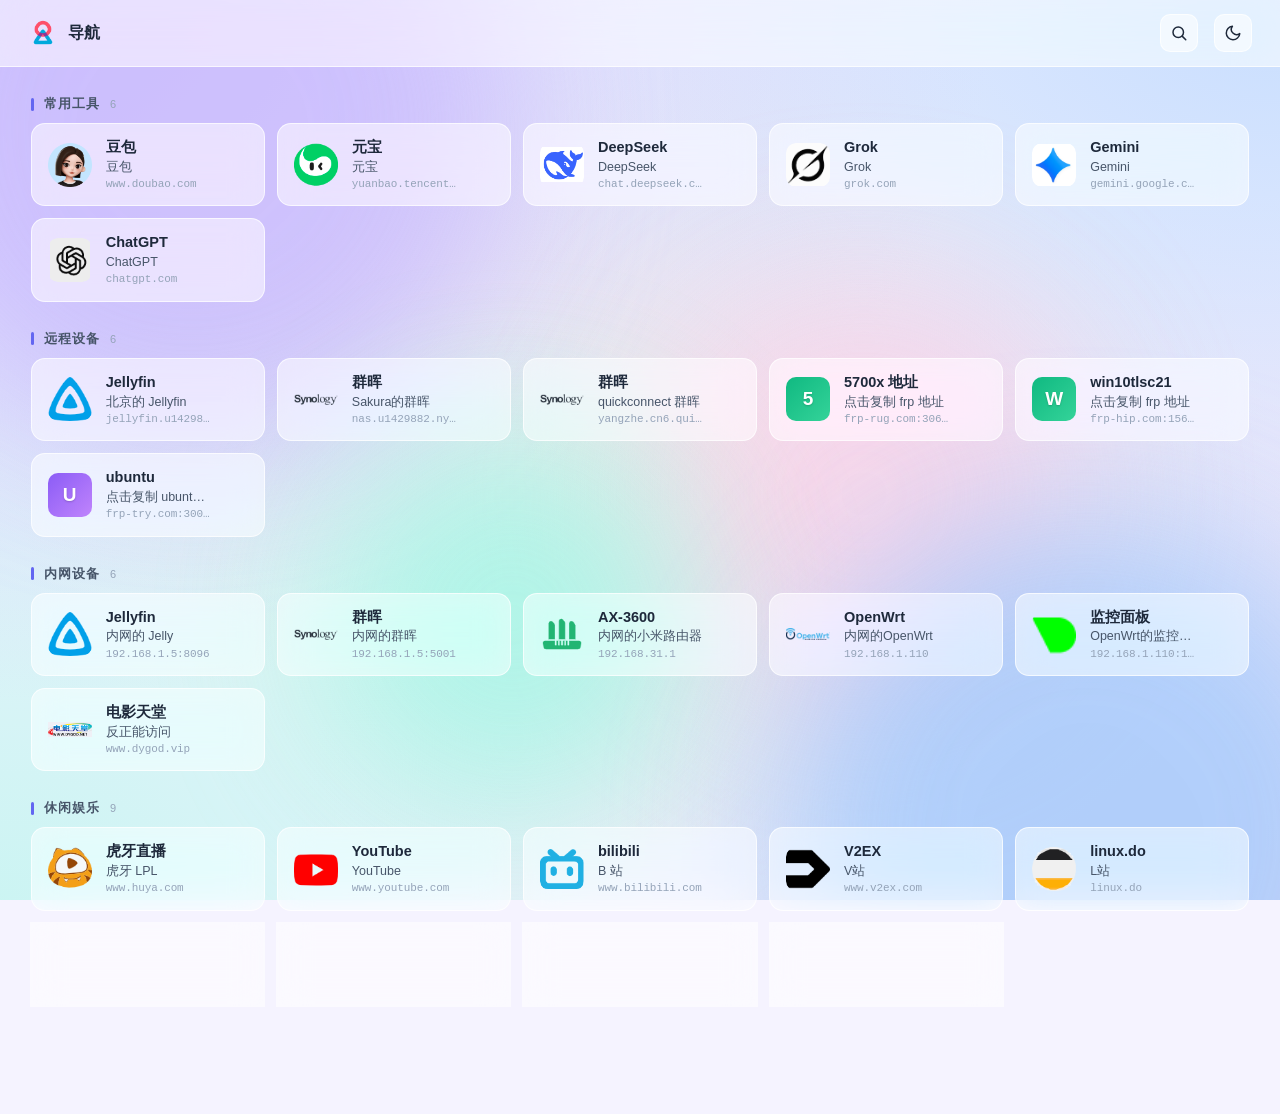
<file: index.html>
<!DOCTYPE html>
<html lang="zh-CN">
<head>
<meta charset="UTF-8">
<meta http-equiv="X-UA-Compatible" content="IE=edge">
<meta name="viewport" content="width=device-width, initial-scale=1, viewport-fit=cover">
<meta name="description" content="yangzhe 的个人导航页">
<title>导航</title>
<link rel="shortcut icon" type="image/x-icon" href="./img/云谷内网.png">
<style>
  :root {
    --radius-sm: 10px;
    --radius-md: 14px;
    --radius-lg: 22px;
    --transition: 200ms cubic-bezier(0.4, 0, 0.2, 1);
    --font-sans: -apple-system, BlinkMacSystemFont, "Segoe UI", "PingFang SC",
      "Hiragino Sans GB", "Microsoft YaHei", sans-serif;
  }

  [data-theme="dark"] {
    --bg-base: #0b1020;
    --bg-gradient:
      radial-gradient(ellipse at 12% 8%, rgba(76, 29, 149, 0.30) 0%, transparent 55%),
      radial-gradient(ellipse at 88% 12%, rgba(30, 58, 138, 0.28) 0%, transparent 55%),
      radial-gradient(ellipse at 70% 92%, rgba(131, 24, 67, 0.22) 0%, transparent 55%);
    --blob-1: #4c1d95;
    --blob-2: #1e3a8a;
    --blob-3: #831843;
    --blob-4: #134e4a;
    --blob-opacity: 0.55;
    --glass-bg: rgba(20, 27, 50, 0.42);
    --glass-bg-strong: rgba(20, 27, 50, 0.62);
    --glass-border: rgba(255, 255, 255, 0.08);
    --glass-border-hover: rgba(255, 255, 255, 0.18);
    --text-1: #f1f5f9;
    --text-2: #94a3b8;
    --text-3: #64748b;
    --accent: #818cf8;
    --accent-soft: rgba(129, 140, 248, 0.18);
    --shadow: 0 10px 40px rgba(0, 0, 0, 0.35);
    --shadow-hover: 0 16px 50px rgba(0, 0, 0, 0.5);
    --avatar-shadow: rgba(0, 0, 0, 0.3);
  }

  [data-theme="light"] {
    --bg-base: #f5f3ff;
    --bg-gradient:
      radial-gradient(ellipse at 0% 0%, rgba(196, 181, 253, 0.55) 0%, transparent 55%),
      radial-gradient(ellipse at 100% 0%, rgba(147, 197, 253, 0.45) 0%, transparent 55%),
      radial-gradient(ellipse at 100% 100%, rgba(251, 207, 232, 0.5) 0%, transparent 55%),
      radial-gradient(ellipse at 0% 100%, rgba(153, 246, 228, 0.45) 0%, transparent 55%),
      radial-gradient(ellipse at 50% 50%, rgba(254, 240, 138, 0.18) 0%, transparent 70%);
    --blob-1: #c4b5fd;
    --blob-2: #93c5fd;
    --blob-3: #fbcfe8;
    --blob-4: #99f6e4;
    --blob-opacity: 0.7;
    --glass-bg: rgba(255, 255, 255, 0.55);
    --glass-bg-strong: rgba(255, 255, 255, 0.78);
    --glass-border: rgba(255, 255, 255, 0.7);
    --glass-border-hover: rgba(99, 102, 241, 0.35);
    --text-1: #1e293b;
    --text-2: #475569;
    --text-3: #94a3b8;
    --accent: #6366f1;
    --accent-soft: rgba(99, 102, 241, 0.12);
    --shadow: 0 10px 30px rgba(15, 23, 42, 0.08);
    --shadow-hover: 0 16px 40px rgba(15, 23, 42, 0.14);
    --avatar-shadow: rgba(15, 23, 42, 0.12);
  }

  * { box-sizing: border-box; }

  html, body {
    margin: 0;
    padding: 0;
    min-height: 100vh;
    font-family: var(--font-sans);
    color: var(--text-1);
    -webkit-font-smoothing: antialiased;
    -moz-osx-font-smoothing: grayscale;
    transition: background-color var(--transition), color var(--transition);
  }

  body {
    overflow-x: hidden;
    background-color: var(--bg-base);
    background-image: var(--bg-gradient);
    background-attachment: fixed;
    background-size: cover;
  }

  /* 背景毛玻璃需要的彩色色块 */
  .bg-blobs {
    position: fixed;
    inset: 0;
    z-index: -1;
    overflow: hidden;
    pointer-events: none;
  }
  .bg-blobs::before,
  .bg-blobs::after,
  .bg-blobs > span {
    content: "";
    position: absolute;
    width: 50vmax;
    height: 50vmax;
    border-radius: 50%;
    filter: blur(80px);
    opacity: var(--blob-opacity);
    will-change: transform;
  }
  .bg-blobs::before {
    background: var(--blob-1);
    top: -15vmax; left: -10vmax;
    animation: float1 22s ease-in-out infinite;
  }
  .bg-blobs::after {
    background: var(--blob-2);
    bottom: -20vmax; right: -10vmax;
    animation: float2 26s ease-in-out infinite;
  }
  .bg-blobs > span:nth-child(1) {
    background: var(--blob-3);
    top: 30vh; right: 15vw;
    width: 35vmax; height: 35vmax;
    animation: float3 30s ease-in-out infinite;
  }
  .bg-blobs > span:nth-child(2) {
    background: var(--blob-4);
    bottom: 10vh; left: 25vw;
    width: 30vmax; height: 30vmax;
    animation: float1 28s ease-in-out infinite reverse;
  }
  @keyframes float1 {
    0%, 100% { transform: translate(0, 0) scale(1); }
    50% { transform: translate(8vw, 6vh) scale(1.08); }
  }
  @keyframes float2 {
    0%, 100% { transform: translate(0, 0) scale(1); }
    50% { transform: translate(-7vw, -5vh) scale(0.95); }
  }
  @keyframes float3 {
    0%, 100% { transform: translate(0, 0) scale(1); }
    50% { transform: translate(-5vw, 4vh) scale(1.1); }
  }

  /* 顶栏 */
  .topbar {
    position: sticky;
    top: 0;
    z-index: 50;
    display: flex;
    align-items: center;
    gap: 16px;
    padding: 14px 28px;
    padding-top: max(14px, env(safe-area-inset-top));
    padding-left: max(28px, env(safe-area-inset-left));
    padding-right: max(28px, env(safe-area-inset-right));
    background: var(--glass-bg);
    backdrop-filter: blur(20px) saturate(160%);
    -webkit-backdrop-filter: blur(20px) saturate(160%);
    border-bottom: 1px solid var(--glass-border);
  }
  .logo {
    display: flex;
    align-items: center;
    gap: 10px;
    text-decoration: none;
    color: var(--text-1);
    font-weight: 600;
    font-size: 16px;
  }
  .logo img {
    width: 30px;
    height: 30px;
    border-radius: 8px;
  }
  .topbar-spacer { flex: 1; }

  .icon-btn {
    width: 38px;
    height: 38px;
    display: inline-flex;
    align-items: center;
    justify-content: center;
    border: 1px solid var(--glass-border);
    background: var(--glass-bg);
    color: var(--text-1);
    border-radius: 10px;
    cursor: pointer;
    transition: var(--transition);
  }
  .icon-btn:hover {
    border-color: var(--glass-border-hover);
    transform: translateY(-1px);
  }
  .icon-btn svg { width: 18px; height: 18px; }

  /* 搜索弹框 */
  .search-modal {
    position: fixed;
    inset: 0;
    z-index: 200;
    display: flex;
    flex-direction: column;
    align-items: center;
    pointer-events: none;
  }
  .search-modal[hidden] { display: none; }
  .search-modal-backdrop {
    position: absolute;
    inset: 0;
    background: rgba(8, 12, 28, 0.32);
    backdrop-filter: blur(6px) saturate(140%);
    -webkit-backdrop-filter: blur(6px) saturate(140%);
    pointer-events: auto;
    animation: fadeIn 180ms ease-out;
  }
  [data-theme="light"] .search-modal-backdrop {
    background: rgba(15, 23, 42, 0.18);
  }
  .search-modal-panel {
    position: relative;
    margin-top: 14vh;
    pointer-events: auto;
    animation: slideDown 220ms cubic-bezier(0.34, 1.56, 0.64, 1);
    display: flex;
    flex-direction: column;
    align-items: center;
    width: min(680px, 92vw);
  }
  @keyframes fadeIn {
    from { opacity: 0; }
    to { opacity: 1; }
  }
  @keyframes slideDown {
    from { opacity: 0; transform: translateY(-12px) scale(0.98); }
    to { opacity: 1; transform: translateY(0) scale(1); }
  }
  .search-modal-hint {
    margin-top: 14px;
    text-align: center;
    font-size: 12px;
    color: var(--text-2);
    background: var(--glass-bg-strong);
    backdrop-filter: blur(20px);
    -webkit-backdrop-filter: blur(20px);
    border: 1px solid var(--glass-border);
    border-radius: 999px;
    padding: 6px 14px;
    transition: opacity 180ms ease-out, transform 180ms ease-out;
  }
  .search-modal-panel:has(.engine-popover.open) .search-modal-hint {
    opacity: 0;
    transform: translateY(-4px);
    pointer-events: none;
  }
  .search-modal-hint kbd {
    background: var(--accent-soft);
    border: 1px solid var(--glass-border);
    border-radius: 4px;
    padding: 1px 6px;
    font-family: var(--font-sans);
    font-size: 11px;
    margin: 0 2px;
    color: var(--text-1);
  }

  .search {
    position: relative;
    width: 100%;
    display: flex;
    align-items: center;
    background: var(--glass-bg-strong);
    backdrop-filter: blur(20px) saturate(160%);
    -webkit-backdrop-filter: blur(20px) saturate(160%);
    border: 1px solid var(--glass-border);
    border-radius: 999px;
    padding: 6px 6px 6px 18px;
    box-shadow: var(--shadow-hover);
    transition: var(--transition);
  }
  .search:focus-within {
    border-color: var(--accent);
    box-shadow: 0 0 0 4px var(--accent-soft), var(--shadow-hover);
  }
  .engine-btn {
    background: transparent;
    border: 0;
    color: var(--text-1);
    font-size: 14px;
    font-weight: 500;
    padding: 8px 12px;
    border-radius: 999px;
    cursor: pointer;
    display: inline-flex;
    align-items: center;
    gap: 4px;
    white-space: nowrap;
    transition: var(--transition);
  }
  .engine-btn:hover { background: var(--accent-soft); }
  .engine-btn svg { width: 14px; height: 14px; opacity: 0.6; }
  .engine-divider {
    width: 1px;
    height: 22px;
    background: var(--glass-border);
    margin: 0 4px;
  }
  .search-input {
    flex: 1;
    background: transparent;
    border: 0;
    outline: 0;
    color: var(--text-1);
    font-size: 15px;
    padding: 10px 12px;
    min-width: 0;
  }
  .search-input::placeholder { color: var(--text-3); }
  .search-submit {
    width: 38px;
    height: 38px;
    border-radius: 50%;
    border: 0;
    background: var(--accent);
    color: white;
    cursor: pointer;
    display: inline-flex;
    align-items: center;
    justify-content: center;
    transition: var(--transition);
  }
  .search-submit:hover { transform: scale(1.05); }
  .search-submit svg { width: 16px; height: 16px; }

  .engine-popover {
    position: absolute;
    top: calc(100% + 8px);
    left: 0;
    min-width: 320px;
    max-width: 420px;
    background: var(--glass-bg-strong);
    backdrop-filter: blur(20px) saturate(160%);
    -webkit-backdrop-filter: blur(20px) saturate(160%);
    border: 1px solid var(--glass-border);
    border-radius: var(--radius-md);
    padding: 8px;
    box-shadow: var(--shadow-hover);
    display: none;
    grid-template-columns: repeat(4, 1fr);
    gap: 4px;
    z-index: 60;
  }
  .engine-popover.open { display: grid; }
  .engine-popover button {
    background: transparent;
    border: 0;
    color: var(--text-1);
    padding: 8px 10px;
    border-radius: 8px;
    cursor: pointer;
    font-size: 13px;
    transition: var(--transition);
  }
  .engine-popover button:hover { background: var(--accent-soft); }
  .engine-popover button.active {
    background: var(--accent);
    color: white;
  }

  /* 主体 */
  main {
    max-width: 1800px;
    margin: 0 auto;
    padding: 28px clamp(16px, 2.4vw, 48px) 80px;
  }
  .category {
    margin-bottom: 28px;
  }
  .category-title {
    display: flex;
    align-items: center;
    gap: 10px;
    margin: 0 0 10px;
    font-size: 13px;
    font-weight: 600;
    color: var(--text-2);
    text-transform: uppercase;
    letter-spacing: 0.08em;
  }
  .category-title::before {
    content: "";
    width: 3px;
    height: 13px;
    background: var(--accent);
    border-radius: 2px;
  }
  .category-count {
    font-size: 11px;
    color: var(--text-3);
    font-weight: 400;
    text-transform: none;
    letter-spacing: 0;
  }

  .card-grid {
    display: grid;
    grid-template-columns: repeat(auto-fill, minmax(220px, 1fr));
    gap: 12px;
  }

  .card {
    position: relative;
    display: flex;
    align-items: center;
    gap: 14px;
    padding: 14px 16px;
    background: var(--glass-bg);
    backdrop-filter: blur(16px) saturate(160%);
    -webkit-backdrop-filter: blur(16px) saturate(160%);
    border: 1px solid var(--glass-border);
    border-radius: var(--radius-md);
    text-decoration: none;
    color: var(--text-1);
    cursor: pointer;
    transition: var(--transition);
    overflow: hidden;
    min-width: 0;
  }
  .card::before {
    content: "";
    position: absolute;
    inset: 0;
    background: linear-gradient(135deg, var(--accent-soft), transparent 60%);
    opacity: 0;
    transition: var(--transition);
    pointer-events: none;
  }
  .card:hover {
    transform: translateY(-2px);
    border-color: var(--glass-border-hover);
    box-shadow: var(--shadow-hover);
    background: var(--glass-bg-strong);
  }
  .card:hover::before { opacity: 1; }

  .card-icon {
    flex-shrink: 0;
    width: 44px;
    height: 44px;
    border-radius: 10px;
    display: flex;
    align-items: center;
    justify-content: center;
    overflow: hidden;
  }
  .card-icon img {
    width: 100%;
    height: 100%;
    object-fit: contain;
    border-radius: 9px;
  }
  .card-icon.letter {
    color: white;
    font-weight: 600;
    font-size: 19px;
    text-shadow: 0 1px 2px rgba(0, 0, 0, 0.18);
  }
  .card-text {
    flex: 1;
    min-width: 0;
    display: flex;
    flex-direction: column;
    gap: 2px;
  }
  .card-title {
    font-size: 14.5px;
    font-weight: 600;
    line-height: 1.3;
    white-space: nowrap;
    overflow: hidden;
    text-overflow: ellipsis;
  }
  .card-desc {
    font-size: 12.5px;
    color: var(--text-2);
    line-height: 1.3;
    white-space: nowrap;
    overflow: hidden;
    text-overflow: ellipsis;
  }
  .card-url {
    font-size: 11px;
    color: var(--text-3);
    line-height: 1.3;
    font-family: ui-monospace, SFMono-Regular, Menlo, Consolas, monospace;
    white-space: nowrap;
    overflow: hidden;
    text-overflow: ellipsis;
    letter-spacing: -0.01em;
  }
  .card-action {
    flex-shrink: 0;
    width: 24px;
    height: 24px;
    border-radius: 6px;
    display: inline-flex;
    align-items: center;
    justify-content: center;
    color: var(--text-3);
    transition: var(--transition);
    background: transparent;
    border: 0;
    cursor: pointer;
    opacity: 0;
  }
  .card:hover .card-action { color: var(--accent); opacity: 1; }
  .card-action svg { width: 13px; height: 13px; }

  /* 空状态 */
  .empty {
    text-align: center;
    padding: 80px 20px;
    color: var(--text-3);
  }

  /* Toast */
  .toast {
    position: fixed;
    bottom: 32px;
    left: 50%;
    transform: translateX(-50%) translateY(20px);
    padding: 10px 18px;
    background: var(--glass-bg-strong);
    backdrop-filter: blur(20px);
    -webkit-backdrop-filter: blur(20px);
    border: 1px solid var(--glass-border);
    border-radius: 999px;
    color: var(--text-1);
    font-size: 13px;
    box-shadow: var(--shadow-hover);
    opacity: 0;
    pointer-events: none;
    transition: opacity var(--transition), transform var(--transition);
    z-index: 100;
    display: flex;
    align-items: center;
    gap: 8px;
  }
  .toast.show {
    opacity: 1;
    transform: translateX(-50%) translateY(0);
  }
  .toast svg { width: 16px; height: 16px; color: #10b981; }

  /* 回到顶部 */
  .to-top {
    position: fixed;
    bottom: 24px;
    right: 24px;
    z-index: 90;
    opacity: 0;
    pointer-events: none;
    transition: opacity var(--transition), transform var(--transition);
    transform: translateY(10px);
  }
  .to-top.show {
    opacity: 1;
    pointer-events: auto;
    transform: translateY(0);
  }

  @media (max-width: 640px) {
    .topbar {
      padding: 12px 16px;
      padding-top: max(12px, env(safe-area-inset-top));
      padding-left: max(16px, env(safe-area-inset-left));
      padding-right: max(16px, env(safe-area-inset-right));
    }
    main { padding: 16px 12px 60px; }
    .search-modal-panel { margin-top: 10vh; width: min(680px, 94vw); }
    .engine-popover {
      grid-template-columns: repeat(3, 1fr);
      min-width: 0;
      width: 100%;
      max-width: none;
    }
    .search-modal-hint { font-size: 11px; padding: 5px 12px; }
    .card-grid { grid-template-columns: repeat(auto-fill, minmax(150px, 1fr)); gap: 8px; }
    .card { padding: 8px 10px; gap: 10px; }
    .card-icon { width: 34px; height: 34px; }
    .card-icon.letter { font-size: 15px; }
    .card-title { font-size: 13px; }
    .card-desc { font-size: 11px; }
    .card-url { font-size: 10px; }
    .logo span { display: none; }
    .to-top { bottom: max(20px, env(safe-area-inset-bottom)); right: 16px; }
    .toast { bottom: max(24px, env(safe-area-inset-bottom)); }
  }

  /* 触屏设备：卡片右侧操作图标始终可见，并去掉悬停的位移防止粘连 */
  @media (hover: none) {
    .card-action { opacity: 0.55; }
    .card:hover { transform: none; }
    .card:hover .card-action { opacity: 1; }
  }

  /* 偏好减少动效：关掉背景色块漂浮动画 */
  @media (prefers-reduced-motion: reduce) {
    .bg-blobs::before,
    .bg-blobs::after,
    .bg-blobs > span { animation: none; }
  }
</style>
</head>
<body>

<div class="bg-blobs"><span></span><span></span></div>

<header class="topbar">
  <a class="logo" href="./">
    <img src="./img/云谷内网.png" alt="logo">
    <span>导航</span>
  </a>
  <div class="topbar-spacer"></div>
  <button class="icon-btn" id="search-trigger" title="搜索（按 /）" aria-label="搜索">
    <svg viewBox="0 0 24 24" fill="none" stroke="currentColor" stroke-width="2" stroke-linecap="round" stroke-linejoin="round"><circle cx="11" cy="11" r="7"/><line x1="21" y1="21" x2="16.5" y2="16.5"/></svg>
  </button>
  <button class="icon-btn" id="theme-toggle" title="切换深浅主题" aria-label="切换主题">
    <svg id="theme-icon" viewBox="0 0 24 24" fill="none" stroke="currentColor" stroke-width="2" stroke-linecap="round" stroke-linejoin="round"></svg>
  </button>
</header>

<main id="content"></main>

<div class="search-modal" id="search-modal" hidden>
  <div class="search-modal-backdrop" id="search-modal-backdrop"></div>
  <div class="search-modal-panel">
    <div class="search">
      <button class="engine-btn" id="engine-btn" type="button">
        <span id="engine-name">谷歌</span>
        <svg viewBox="0 0 24 24" fill="none" stroke="currentColor" stroke-width="2" stroke-linecap="round" stroke-linejoin="round"><polyline points="6 9 12 15 18 9"/></svg>
      </button>
      <span class="engine-divider"></span>
      <input class="search-input" id="search-input" type="text" placeholder="搜索本页书签，或回车跳转搜索引擎" autocomplete="off">
      <button class="search-submit" id="search-submit" type="button" aria-label="搜索">
        <svg viewBox="0 0 24 24" fill="none" stroke="currentColor" stroke-width="2.5" stroke-linecap="round" stroke-linejoin="round"><circle cx="11" cy="11" r="7"/><line x1="21" y1="21" x2="16.5" y2="16.5"/></svg>
      </button>
      <div class="engine-popover" id="engine-popover"></div>
    </div>
    <div class="search-modal-hint">
      <kbd>Esc</kbd> 关闭 · <kbd>Enter</kbd> 用所选引擎搜索 · 输入即时过滤本页书签
    </div>
  </div>
</div>

<button class="icon-btn to-top" id="to-top" title="回到顶部" aria-label="回到顶部">
  <svg viewBox="0 0 24 24" fill="none" stroke="currentColor" stroke-width="2" stroke-linecap="round" stroke-linejoin="round"><polyline points="18 15 12 9 6 15"/></svg>
</button>

<div class="toast" id="toast">
  <svg viewBox="0 0 24 24" fill="none" stroke="currentColor" stroke-width="2.5" stroke-linecap="round" stroke-linejoin="round"><polyline points="20 6 9 17 4 12"/></svg>
  <span id="toast-text">已复制</span>
</div>

<script>
  // ============== 数据：所有书签和搜索引擎 ==============
  const bookmarks = [
    {
      id: 'tools',
      title: '常用工具',
      items: [
        // { title: 'NextChat',       desc: 'AI 对话',         url: 'https://chat.auyunn.cn/' },
        // { title: 'TDChat',         desc: 'TDChat 在线版',    url: 'https://tdchatvip.us/' },
        // { title: '华为云',          desc: 'Huawei Cloud',    url: 'https://www.huaweicloud.com/' },
        // { title: 'linux.do 导航',   desc: 'linuxdo nav',     url: 'https://nav.linux.do/', icon: './img/linuxdo.png' },
        // { title: '青龙',            desc: '青龙面板',          url: 'https://frp-hip.com:56865/' },
        { title: '豆包',            desc: '豆包',          url: 'https://www.doubao.com/chat/', icon: './img/doubao.png'},
        { title: '元宝',            desc: '元宝',          url: 'https://yuanbao.tencent.com/chat/', icon: './img/yuanbao.png'},
        { title: 'DeepSeek',            desc: 'DeepSeek',          url: 'https://chat.deepseek.com/', icon: './img/ds.png'},
        { title: 'Grok',            desc: 'Grok',          url: 'https://grok.com/', icon: './img/grok.png'},
        { title: 'Gemini',            desc: 'Gemini',          url: 'https://gemini.google.com/app', icon: './img/gg.png'},
         { title: 'ChatGPT',            desc: 'ChatGPT',          url: 'https://chatgpt.com/', icon: './img/gpt.png'},
      ],
    },
    {
      id: 'devices',
      title: '远程设备',
      items: [
        { title: 'Jellyfin',  desc: '北京的 Jellyfin',       url: 'https://jellyfin.u1429882.nyat.app:30107',         icon: './img/Jellyfin.png' },
        // { title: 'AX-3600',   desc: '家里的小米路由器',         url: 'http://1871441r7i.iok.la:18088',     icon: './img/路由器.png' },
        { title: '群晖',       desc: 'Sakura的群晖',            url: 'https://nas.u1429882.nyat.app:13607',          icon: './img/存储-群晖.png' },
        { title: '群晖',       desc: 'quickconnect 群晖',    url: 'https://yangzhe.cn6.quickconnect.cn/', icon: './img/存储-群晖.png' },
        // { title: '百度云盘',    desc: '群晖的百度云盘',         url: 'http://1.94.219.103:18092/',          icon: './img/baiduwangpan.png' },
        { title: '5700x 地址',     desc: '点击复制 frp 地址', copy: 'frp-rug.com:30635' },
        { title: 'win10tlsc21',   desc: '点击复制 frp 地址', copy: 'frp-hip.com:15672' },
        { title: 'ubuntu',   desc: '点击复制 ubuntu 地址', copy: 'frp-try.com:30099' },
      ],
    },
    {
      id: 'lan',
      title: '内网设备',
      items: [
        { title: 'Jellyfin',    desc: '内网的 Jelly',           url: 'http://192.168.1.5:8096/',     icon: './img/Jellyfin.png' },
        { title: '群晖',    desc: '内网的群晖',           url: 'https://192.168.1.5:5001/',     icon: './img/存储-群晖.png' },
        { title: 'AX-3600',     desc: '内网的小米路由器',         url: 'http://192.168.31.1/',          icon: './img/路由器.png' },
        { title: 'OpenWrt',     desc: '内网的OpenWrt',         url: 'http://192.168.1.110/cgi-bin/luci/',          icon: './img/OpenWrt.png' },
        { title: '监控面板',     desc: 'OpenWrt的监控面板',         url: 'http://192.168.1.110:19999/',          icon: './img/jiankong.ico' },
        { title: '电影天堂',     desc: '反正能访问',         url: 'https://www.dygod.vip/',          icon: './img/dianying.gif' },
      ],
    },
    {
      id: 'fun',
      title: '休闲娱乐',
      items: [
        { title: '虎牙直播',  desc: '虎牙 LPL',  url: 'https://www.huya.com/lpl',    icon: './img/虎牙直播.png' },
        { title: 'YouTube', desc: 'YouTube',  url: 'https://www.youtube.com/',   icon: './img/youtube.png' },
        { title: 'bilibili', desc: 'B 站',     url: 'https://www.bilibili.com/',  icon: './img/bilibili.png' },
        { title: 'V2EX',    desc: 'V站',     url: 'https://www.v2ex.com/',      icon: './img/v2ex.png' },
        { title: 'linux.do', desc: 'L站', url: 'https://linux.do/',         icon: './img/linuxdo.png' },
        { title: '36kr', desc: '36氪', url: 'https://36kr.com/',         icon: './img/36kr.png' },
        { title: 'CCTV', desc: 'CCTV的在线直播', url: 'https://tv.cctv.com/live/',         icon: './img/cctv.png' },
        { title: '北京卫视', desc: '能看', url: 'https://www.btime.com/btv/btvsy_index',         icon: './img/beijing.png' },
        { title: '影视导航', desc: '实时直播集萃免费分享', url: 'https://yang-1989.eu.org/',         icon: './img/dianshi.png' },
      ],
    },
  ];

  const engines = [
    { name: '谷歌',     url: 'https://www.google.com/search?q=' },
    { name: '必应',     url: 'https://cn.bing.com/search?q=' },
    { name: '百度',     url: 'https://www.baidu.com/s?wd=' },
    { name: 'Yandex',  url: 'https://yandex.com/search/?text=' },
    { name: 'GitHub',  url: 'https://github.com/search?q=' },
    { name: '知乎',     url: 'https://www.zhihu.com/search?type=content&q=' },
    { name: 'V2EX',    url: 'https://www.google.com/search?q=site%3Av2ex.com+' },
    { name: 'Bilibili', url: 'http://search.bilibili.com/all?keyword=' },
    { name: '豆瓣',     url: 'https://www.douban.com/search?q=' },
    { name: '微博',     url: 'https://s.weibo.com/weibo/' },
    { name: '淘宝',     url: 'https://s.taobao.com/search?q=' },
    { name: '京东',     url: 'http://search.jd.com/Search?keyword=' },
  ];

  // ============== 工具函数 ==============
  const $ = (sel) => document.querySelector(sel);
  const $$ = (sel) => document.querySelectorAll(sel);

  // 字母头像配色（按字符串哈希挑色）
  const palette = [
    ['#6366f1', '#8b5cf6'],
    ['#0ea5e9', '#22d3ee'],
    ['#10b981', '#34d399'],
    ['#f59e0b', '#fbbf24'],
    ['#ec4899', '#f472b6'],
    ['#ef4444', '#f87171'],
    ['#14b8a6', '#5eead4'],
    ['#8b5cf6', '#c084fc'],
  ];
  function pickColor(str) {
    let h = 0;
    for (let i = 0; i < str.length; i++) h = (h * 31 + str.charCodeAt(i)) >>> 0;
    return palette[h % palette.length];
  }
  function letterIcon(title) {
    const ch = (title || '?').trim().charAt(0).toUpperCase();
    const [c1, c2] = pickColor(title || '');
    return `<div class="card-icon letter" style="background:linear-gradient(135deg,${c1},${c2})">${escapeHtml(ch)}</div>`;
  }
  function imgIcon(src, alt) {
    return `<div class="card-icon" data-fallback="${escapeHtml(alt)}"><img src="${escapeHtml(src)}" alt="${escapeHtml(alt)}" loading="lazy"></div>`;
  }

  function escapeHtml(s) {
    return String(s).replace(/[&<>"']/g, (c) => ({ '&': '&amp;', '<': '&lt;', '>': '&gt;', '"': '&quot;', "'": '&#39;' }[c]));
  }

  function hostOf(url) {
    try { return new URL(url).host; } catch (e) { return url; }
  }

  // ============== 渲染 ==============
  const externalSvg = '<svg viewBox="0 0 24 24" fill="none" stroke="currentColor" stroke-width="2" stroke-linecap="round" stroke-linejoin="round"><path d="M18 13v6a2 2 0 0 1-2 2H5a2 2 0 0 1-2-2V8a2 2 0 0 1 2-2h6"/><polyline points="15 3 21 3 21 9"/><line x1="10" y1="14" x2="21" y2="3"/></svg>';
  const copySvg = '<svg viewBox="0 0 24 24" fill="none" stroke="currentColor" stroke-width="2" stroke-linecap="round" stroke-linejoin="round"><rect x="9" y="9" width="13" height="13" rx="2"/><path d="M5 15H4a2 2 0 0 1-2-2V4a2 2 0 0 1 2-2h9a2 2 0 0 1 2 2v1"/></svg>';

  function renderContent() {
    const main = $('#content');
    main.innerHTML = bookmarks.map((cat) => `
      <section class="category" id="cat-${cat.id}" data-id="${cat.id}">
        <h2 class="category-title">
          ${escapeHtml(cat.title)}
          <span class="category-count">${cat.items.length}</span>
        </h2>
        <div class="card-grid">
          ${cat.items.map((it) => renderCard(it)).join('')}
        </div>
      </section>
    `).join('');

    // 给所有 copy 卡片绑定复制
    $$('.card[data-copy]').forEach((el) => {
      el.addEventListener('click', (e) => {
        e.preventDefault();
        copyText(el.dataset.copy);
      });
    });

    // 图片加载失败时回退到字母头像
    $$('.card-icon img').forEach((img) => {
      img.addEventListener('error', () => {
        const wrap = img.parentElement;
        if (!wrap) return;
        const fallback = wrap.dataset.fallback || img.alt || '?';
        wrap.outerHTML = letterIcon(fallback);
      }, { once: true });
    });
  }

  function renderCard(item) {
    const icon = item.icon ? imgIcon(item.icon, item.title) : letterIcon(item.title);
    const title = escapeHtml(item.title);
    const desc = item.desc ? `<div class="card-desc">${escapeHtml(item.desc)}</div>` : '';
    const sub = item.copy
      ? `<div class="card-url">${escapeHtml(item.copy)}</div>`
      : (item.url ? `<div class="card-url">${escapeHtml(hostOf(item.url))}</div>` : '');
    const haystack = escapeHtml(((item.title || '') + ' ' + (item.desc || '') + ' ' + (item.url || item.copy || '')).toLowerCase());

    if (item.copy) {
      return `<a class="card" data-copy="${escapeHtml(item.copy)}" data-search="${haystack}" href="javascript:void(0)">
        ${icon}
        <div class="card-text">
          <div class="card-title">${title}</div>
          ${desc}
          ${sub}
        </div>
        <span class="card-action" title="复制">${copySvg}</span>
      </a>`;
    }
    return `<a class="card" href="${escapeHtml(item.url)}" target="_blank" rel="noopener" data-search="${haystack}">
      ${icon}
      <div class="card-text">
        <div class="card-title">${title}</div>
        ${desc}
        ${sub}
      </div>
      <span class="card-action" title="打开">${externalSvg}</span>
    </a>`;
  }

  function renderEngines() {
    const pop = $('#engine-popover');
    pop.innerHTML = engines.map((e, i) =>
      `<button type="button" data-index="${i}">${escapeHtml(e.name)}</button>`
    ).join('');
    pop.querySelectorAll('button').forEach((btn) => {
      btn.addEventListener('click', () => {
        setEngine(parseInt(btn.dataset.index, 10));
        pop.classList.remove('open');
      });
    });
  }

  // ============== 搜索引擎 ==============
  let currentEngine = 0;
  function setEngine(i) {
    currentEngine = i;
    $('#engine-name').textContent = engines[i].name;
    $$('#engine-popover button').forEach((b, j) => b.classList.toggle('active', j === i));
    localStorage.setItem('engine', String(i));
  }
  function loadEngine() {
    const saved = parseInt(localStorage.getItem('engine') || '0', 10);
    setEngine(Number.isFinite(saved) && engines[saved] ? saved : 0);
  }
  function doSearch() {
    const q = $('#search-input').value.trim();
    if (!q) return;
    window.open(engines[currentEngine].url + encodeURIComponent(q), '_blank', 'noopener');
    closeSearchModal();
  }

  // ============== 搜索弹框 ==============
  function openSearchModal() {
    const modal = $('#search-modal');
    if (!modal.hasAttribute('hidden')) return;
    modal.removeAttribute('hidden');
    setTimeout(() => $('#search-input').focus(), 30);
  }
  function closeSearchModal() {
    const modal = $('#search-modal');
    if (modal.hasAttribute('hidden')) return;
    modal.setAttribute('hidden', '');
    const input = $('#search-input');
    if (input.value) {
      input.value = '';
      filterBookmarks('');
    }
    $('#engine-popover').classList.remove('open');
  }
  function isSearchModalOpen() {
    return !$('#search-modal').hasAttribute('hidden');
  }

  // ============== 本地过滤 ==============
  function filterBookmarks(q) {
    const query = q.trim().toLowerCase();
    let total = 0, matched = 0;
    $$('section.category').forEach((sec) => {
      let visibleInCat = 0;
      sec.querySelectorAll('.card').forEach((card) => {
        total++;
        const ok = !query || card.dataset.search.includes(query);
        card.style.display = ok ? '' : 'none';
        if (ok) { visibleInCat++; matched++; }
      });
      sec.style.display = visibleInCat ? '' : 'none';
    });
    // 空状态
    let empty = $('#empty-state');
    if (query && matched === 0) {
      if (!empty) {
        empty = document.createElement('div');
        empty.id = 'empty-state';
        empty.className = 'empty';
        empty.innerHTML = `没有匹配 "<strong></strong>" 的书签<br><small>回车可用「${engines[currentEngine].name}」搜索</small>`;
        $('#content').appendChild(empty);
      }
      empty.querySelector('strong').textContent = q;
      empty.style.display = '';
    } else if (empty) {
      empty.style.display = 'none';
    }
  }

  // ============== 复制 ==============
  function copyText(text) {
    const ok = (t) => showToast(`已复制：${t}`);
    if (navigator.clipboard?.writeText) {
      navigator.clipboard.writeText(text).then(() => ok(text)).catch(() => fallback(text, ok));
    } else {
      fallback(text, ok);
    }
  }
  function fallback(text, ok) {
    const ta = document.createElement('textarea');
    ta.value = text;
    ta.style.position = 'fixed';
    ta.style.opacity = '0';
    document.body.appendChild(ta);
    ta.select();
    try { document.execCommand('copy'); ok(text); } finally { ta.remove(); }
  }

  // ============== Toast ==============
  let toastTimer;
  function showToast(text) {
    const t = $('#toast');
    $('#toast-text').textContent = text;
    t.classList.add('show');
    clearTimeout(toastTimer);
    toastTimer = setTimeout(() => t.classList.remove('show'), 1800);
  }

  // ============== 主题 ==============
  const sunSvg = '<circle cx="12" cy="12" r="4"/><path d="M12 2v2M12 20v2M4.93 4.93l1.41 1.41M17.66 17.66l1.41 1.41M2 12h2M20 12h2M4.93 19.07l1.41-1.41M17.66 6.34l1.41-1.41"/>';
  const moonSvg = '<path d="M21 12.79A9 9 0 1 1 11.21 3 7 7 0 0 0 21 12.79z"/>';
  function applyTheme(theme) {
    document.documentElement.setAttribute('data-theme', theme);
    $('#theme-icon').innerHTML = theme === 'dark' ? sunSvg : moonSvg;
    localStorage.setItem('theme', theme);
  }
  function initTheme() {
    const saved = localStorage.getItem('theme');
    if (saved === 'dark' || saved === 'light') return applyTheme(saved);
    const prefersDark = window.matchMedia('(prefers-color-scheme: dark)').matches;
    applyTheme(prefersDark ? 'dark' : 'light');
  }

  // ============== 回到顶部 ==============
  function setupToTop() {
    const btn = $('#to-top');
    window.addEventListener('scroll', () => {
      btn.classList.toggle('show', window.scrollY > 400);
    }, { passive: true });
    btn.addEventListener('click', () => window.scrollTo({ top: 0, behavior: 'smooth' }));
  }

  // ============== 初始化 ==============
  document.addEventListener('DOMContentLoaded', () => {
    initTheme();
    renderEngines();
    loadEngine();
    renderContent();
    setupToTop();

    $('#theme-toggle').addEventListener('click', () => {
      const cur = document.documentElement.getAttribute('data-theme');
      applyTheme(cur === 'dark' ? 'light' : 'dark');
    });

    $('#search-trigger').addEventListener('click', openSearchModal);
    $('#search-modal-backdrop').addEventListener('click', closeSearchModal);

    $('#engine-btn').addEventListener('click', (e) => {
      e.stopPropagation();
      $('#engine-popover').classList.toggle('open');
    });
    document.addEventListener('click', (e) => {
      if (!e.target.closest('.search')) $('#engine-popover').classList.remove('open');
    });

    const input = $('#search-input');
    input.addEventListener('input', () => filterBookmarks(input.value));
    input.addEventListener('keydown', (e) => {
      if (e.key === 'Enter') { e.preventDefault(); doSearch(); }
      else if (e.key === 'Escape') {
        e.preventDefault();
        if (input.value) {
          input.value = '';
          filterBookmarks('');
        } else {
          closeSearchModal();
        }
      }
    });
    $('#search-submit').addEventListener('click', doSearch);

    document.addEventListener('keydown', (e) => {
      if (e.ctrlKey || e.metaKey || e.altKey) return;
      const tag = (document.activeElement && document.activeElement.tagName) || '';
      const isTyping = tag === 'INPUT' || tag === 'TEXTAREA';
      if (e.key === '/' && !isTyping) {
        e.preventDefault();
        openSearchModal();
      } else if (e.key === 'Escape' && isSearchModalOpen() && !isTyping) {
        closeSearchModal();
      }
    });
  });
</script>

</body>
</html>
</file>
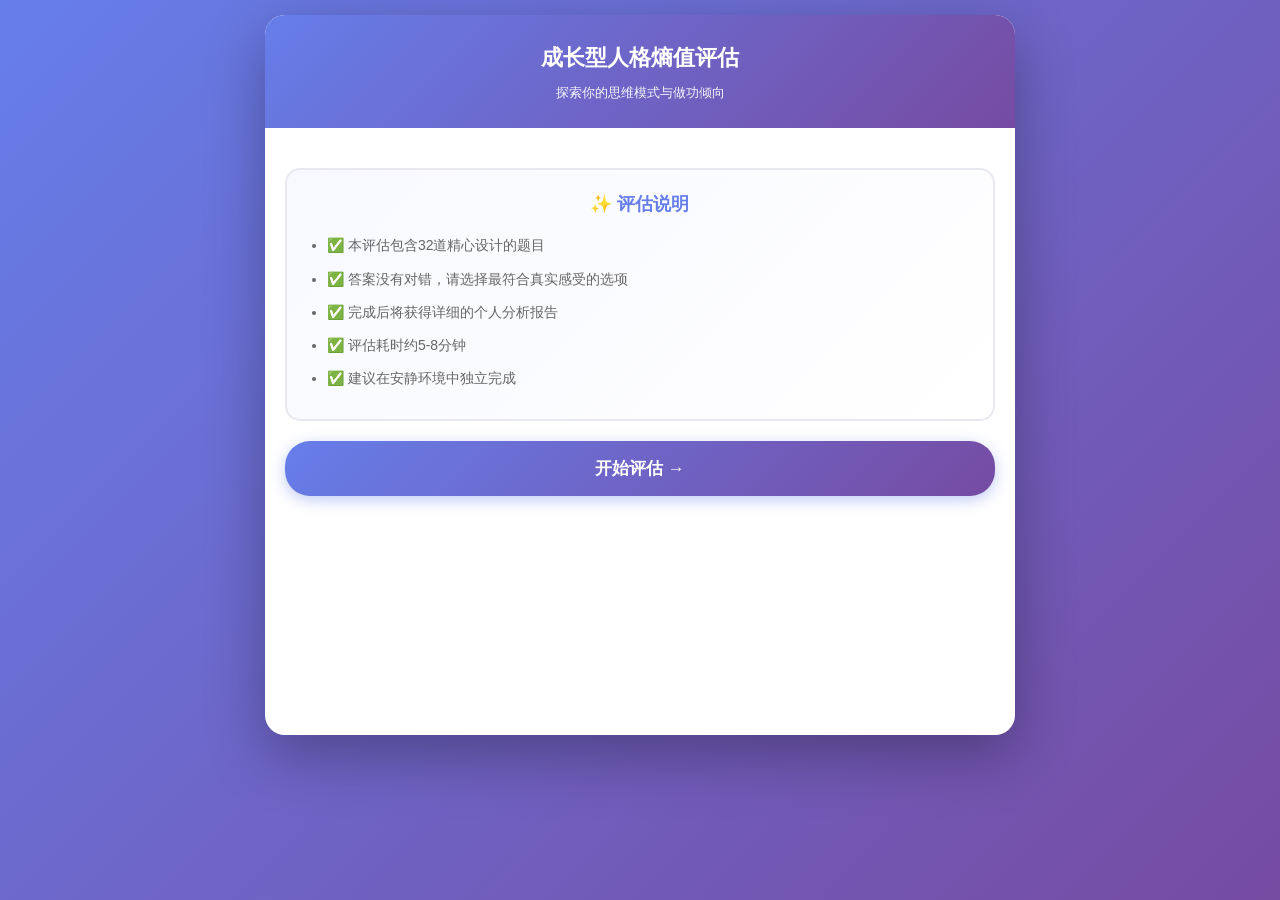
<file: shang.html>
<!DOCTYPE html>
<html lang="zh-CN">
<head>
    <meta charset="UTF-8">
    <meta name="viewport" content="width=device-width, initial-scale=1.0, maximum-scale=1.0, user-scalable=no">
    <title>成长型人格熵值评估</title>
    <style>
        * {
            margin: 0;
            padding: 0;
            box-sizing: border-box;
        }

        body {
            font-family: -apple-system, BlinkMacSystemFont, "Segoe UI", Roboto, "Helvetica Neue", Arial, "PingFang SC", "Hiragino Sans GB", "Microsoft YaHei", sans-serif;
            background: linear-gradient(135deg, #667eea 0%, #764ba2 100%);
            min-height: 100vh;
            padding: 15px;
            color: #333;
            line-height: 1.6;
        }

        .container {
            max-width: 750px;
            margin: 0 auto;
            background: white;
            border-radius: 20px;
            box-shadow: 0 20px 60px rgba(0,0,0,0.3);
            overflow: hidden;
            min-height: 80vh;
        }

        .header {
            background: linear-gradient(135deg, #667eea 0%, #764ba2 100%);
            color: white;
            padding: 25px 20px;
            text-align: center;
        }

        .header h1 {
            font-size: 22px;
            margin-bottom: 8px;
            font-weight: 700;
        }

        .header p {
            font-size: 13px;
            opacity: 0.95;
            line-height: 1.5;
        }

        .content-area {
            padding: 20px;
        }

        /* 开始页面样式 */
        .intro-section {
            text-align: center;
            padding: 20px 0;
        }

        .intro-card {
            background: linear-gradient(135deg, #f8f9ff 0%, #fff 100%);
            border: 2px solid #e8e8f0;
            border-radius: 15px;
            padding: 20px;
            margin-bottom: 20px;
        }

        .intro-title {
            font-size: 18px;
            color: #667eea;
            margin-bottom: 15px;
            font-weight: 600;
        }

        .intro-list {
            text-align: left;
            font-size: 14px;
            color: #666;
            line-height: 1.8;
            padding-left: 20px;
        }

        .intro-list li {
            margin-bottom: 8px;
        }

        .btn-primary {
            width: 100%;
            padding: 16px;
            background: linear-gradient(135deg, #667eea 0%, #764ba2 100%);
            color: white;
            border: none;
            border-radius: 25px;
            font-size: 17px;
            font-weight: 600;
            cursor: pointer;
            transition: all 0.3s ease;
            box-shadow: 0 4px 15px rgba(102, 126, 234, 0.4);
        }

        .btn-primary:hover {
            transform: translateY(-2px);
            box-shadow: 0 6px 20px rgba(102, 126, 234, 0.5);
        }

        .btn-primary:active {
            transform: translateY(0);
        }

        /* 进度条 */
        .progress-section {
            padding: 15px 20px 0;
        }

        .progress-header {
            display: flex;
            justify-content: space-between;
            align-items: center;
            margin-bottom: 10px;
            font-size: 14px;
            color: #666;
        }

        .progress-bar {
            height: 8px;
            background: #f0f0f0;
            border-radius: 4px;
            overflow: hidden;
        }

        .progress-fill {
            height: 100%;
            background: linear-gradient(90deg, #667eea 0%, #764ba2 100%);
            border-radius: 4px;
            transition: width 0.3s ease;
        }

        /* 问题样式 */
        .question-card {
            animation: fadeIn 0.4s ease;
        }

        @keyframes fadeIn {
            from { opacity: 0; transform: translateY(15px); }
            to { opacity: 1; transform: translateY(0); }
        }

        .question-header {
            display: flex;
            align-items: center;
            margin-bottom: 15px;
        }

        .question-badge {
            background: linear-gradient(135deg, #667eea 0%, #764ba2 100%);
            color: white;
            width: 32px;
            height: 32px;
            border-radius: 50%;
            display: flex;
            align-items: center;
            justify-content: center;
            font-size: 14px;
            font-weight: bold;
            margin-right: 12px;
            flex-shrink: 0;
        }

        .question-text {
            font-size: 16px;
            color: #333;
            line-height: 1.6;
            flex: 1;
        }

        /* 选项样式 */
        .options-container {
            display: flex;
            flex-direction: column;
            gap: 12px;
            margin: 20px 0;
        }

        .option-item {
            padding: 14px 16px;
            border: 2px solid #e0e0e0;
            border-radius: 12px;
            cursor: pointer;
            transition: all 0.2s ease;
            font-size: 15px;
            display: flex;
            align-items: center;
            background: white;
        }

        .option-item:hover {
            border-color: #667eea;
            background: #f8f9ff;
        }

        .option-item.selected {
            border-color: #667eea;
            background: linear-gradient(135deg, #667eea 0%, #764ba2 100%);
            color: white;
        }

        .option-radio {
            width: 22px;
            height: 22px;
            border: 2px solid #ccc;
            border-radius: 50%;
            margin-right: 14px;
            position: relative;
            flex-shrink: 0;
            transition: all 0.2s ease;
        }

        .option-item.selected .option-radio {
            border-color: white;
            background: white;
        }

        .option-item.selected .option-radio::after {
            content: '';
            position: absolute;
            top: 50%;
            left: 50%;
            transform: translate(-50%, -50%);
            width: 12px;
            height: 12px;
            background: #667eea;
            border-radius: 50%;
        }

        /* 导航按钮 */
        .nav-buttons {
            display: flex;
            gap: 12px;
            margin-top: 25px;
        }

        .btn-secondary {
            flex: 1;
            padding: 14px;
            background: #f5f5f5;
            color: #333;
            border: 2px solid #e0e0e0;
            border-radius: 12px;
            font-size: 15px;
            font-weight: 600;
            cursor: pointer;
            transition: all 0.2s ease;
        }

        .btn-secondary:hover {
            background: #ebebeb;
        }

        .btn-secondary:disabled {
            opacity: 0.4;
            cursor: not-allowed;
        }

        /* 结果页面样式 */
        .result-section {
            animation: fadeIn 0.5s ease;
        }

        .result-header {
            text-align: center;
            margin-bottom: 30px;
        }

        .result-title {
            font-size: 20px;
            color: #667eea;
            margin-bottom: 15px;
            font-weight: 600;
        }

        .score-display {
            display: flex;
            justify-content: center;
            align-items: baseline;
            gap: 8px;
            margin: 15px 0;
        }

        .score-number {
            font-size: 48px;
            font-weight: bold;
            background: linear-gradient(135deg, #667eea 0%, #764ba2 100%);
            -webkit-background-clip: text;
            -webkit-text-fill-color: transparent;
            background-clip: text;
        }

        .score-label {
            font-size: 14px;
            color: #999;
        }

        .score-badge {
            display: inline-block;
            padding: 8px 20px;
            border-radius: 20px;
            font-size: 14px;
            font-weight: 600;
        }

        .badge-low {
            background: #fee;
            color: #c33;
        }

        .badge-medium {
            background: #fef5e7;
            color: #f39c12;
        }

        .badge-high {
            background: #e8f8f5;
            color: #27ae60;
        }

        /* 维度卡片 */
        .dimension-grid {
            display: grid;
            grid-template-columns: repeat(2, 1fr);
            gap: 15px;
            margin-bottom: 25px;
        }

        .dimension-card {
            background: #f8f9ff;
            padding: 18px;
            border-radius: 15px;
            text-align: center;
            border: 2px solid #e8e8f0;
        }

        .dimension-card.positive {
            border-color: #27ae60;
            background: linear-gradient(135deg, #e8f8f5 0%, #fff 100%);
        }

        .dimension-card.negative {
            border-color: #e74c3c;
            background: linear-gradient(135deg, #fee 0%, #fff 100%);
        }

        .dimension-title {
            font-size: 13px;
            color: #666;
            margin-bottom: 8px;
        }

        .dimension-value {
            font-size: 28px;
            font-weight: bold;
            color: #333;
            margin: 8px 0;
        }

        .dimension-badge {
            font-size: 12px;
            padding: 4px 12px;
            border-radius: 10px;
            display: inline-block;
            font-weight: 600;
        }

        .badge-green {
            background: #d4edda;
            color: #155724;
        }

        .badge-red {
            background: #f8d7da;
            color: #721c24;
        }

        /* 子维度列表 */
        .subdimensions-section {
            background: #f9f9f9;
            padding: 20px;
            border-radius: 15px;
            margin-bottom: 25px;
        }

        .subdimensions-title {
            font-size: 16px;
            color: #667eea;
            margin-bottom: 15px;
            text-align: center;
            font-weight: 600;
        }

        .subdimension-item {
            background: white;
            padding: 14px 16px;
            border-radius: 10px;
            margin-bottom: 10px;
            display: flex;
            justify-content: space-between;
            align-items: center;
            border: 1px solid #e8e8f0;
        }

        .subdimension-name {
            font-size: 14px;
            color: #333;
            flex: 1;
            padding-right: 15px;
        }

        .subdimension-score {
            font-size: 18px;
            font-weight: bold;
            color: #667eea;
            min-width: 40px;
            text-align: right;
        }

        /* 雷达图 */
        .chart-section {
            background: linear-gradient(135deg, #f8f9ff 0%, #fff 100%);
            padding: 25px 20px;
            border-radius: 15px;
            margin-bottom: 25px;
            text-align: center;
            border: 2px solid #e8e8f0;
        }

        .chart-title {
            font-size: 16px;
            color: #667eea;
            margin-bottom: 20px;
            font-weight: 600;
        }

        .radar-canvas {
            max-width: 320px;
            margin: 0 auto;
        }

        /* 人格类型 */
        .personality-section {
            background: linear-gradient(135deg, #667eea 0%, #764ba2 100%);
            padding: 30px 25px;
            border-radius: 15px;
            text-align: center;
            color: white;
            margin-bottom: 25px;
        }

        .personality-label {
            font-size: 14px;
            opacity: 0.9;
            margin-bottom: 10px;
        }

        .personality-name {
            font-size: 32px;
            font-weight: bold;
            margin: 15px 0;
        }

        .personality-desc {
            font-size: 14px;
            line-height: 1.8;
            opacity: 0.95;
        }

        /* 页面切换 */
        .page {
            display: none;
        }

        .page.active {
            display: block;
        }

        .hidden {
            display: none !important;
        }

        /* 响应式适配 */
        @media (max-width: 480px) {
            body {
                padding: 10px;
            }

            .header h1 {
                font-size: 20px;
            }

            .header p {
                font-size: 12px;
            }

            .content-area {
                padding: 15px;
            }

            .question-text {
                font-size: 15px;
            }

            .option-item {
                padding: 12px 14px;
                font-size: 14px;
            }

            .dimension-grid {
                grid-template-columns: 1fr;
                gap: 12px;
            }

            .score-number {
                font-size: 42px;
            }

            .personality-name {
                font-size: 28px;
            }

            .subdimension-name {
                font-size: 13px;
            }
        }

        /* 优化触摸体验 */
        @media (hover: none) {
            .option-item:active {
                transform: scale(0.98);
            }

            .btn-primary:active {
                transform: scale(0.98);
            }
        }
    </style>
</head>
<body>
    <div class="container">
        <!-- 开始页面 -->
        <div class="page active" id="startPage">
            <div class="header">
                <h1>成长型人格熵值评估</h1>
                <p>探索你的思维模式与做功倾向</p>
            </div>
            <div class="content-area">
                <div class="intro-section">
                    <div class="intro-card">
                        <div class="intro-title">✨ 评估说明</div>
                        <ul class="intro-list">
                            <li>✅ 本评估包含32道精心设计的题目</li>
                            <li>✅ 答案没有对错，请选择最符合真实感受的选项</li>
                            <li>✅ 完成后将获得详细的个人分析报告</li>
                            <li>✅ 评估耗时约5-8分钟</li>
                            <li>✅ 建议在安静环境中独立完成</li>
                        </ul>
                    </div>
                    <button class="btn-primary" onclick="startAssessment()">开始评估 →</button>
                </div>
            </div>
        </div>

        <!-- 评估页面 -->
        <div class="page" id="assessmentPage">
            <div class="header">
                <h1>成长型人格熵值评估</h1>
                <p>请选择最符合你真实感受的选项</p>
            </div>
            
            <div class="progress-section">
                <div class="progress-header">
                    <span id="progressText">题目 1 / 32</span>
                    <span id="progressPercent">0%</span>
                </div>
                <div class="progress-bar">
                    <div class="progress-fill" id="progressBar"></div>
                </div>
            </div>

            <div class="content-area">
                <div class="question-card" id="questionCard">
                    <!-- 问题动态生成 -->
                </div>

                <div class="nav-buttons">
                    <button class="btn-secondary" id="prevBtn" onclick="prevQuestion()" disabled>上一题</button>
                    <button class="btn-primary" id="nextBtn" onclick="nextQuestion()" style="flex: 2;">下一题</button>
                </div>
            </div>
        </div>

        <!-- 结果页面 -->
        <div class="page result-section" id="resultsPage">
            <div class="header">
                <h1>你的评估结果</h1>
                <p>基于你的回答生成的个性化分析</p>
            </div>
            
            <div class="content-area">
                <!-- 总分部分 -->
                <div class="result-header">
                    <div class="result-title">总熵值</div>
                    <div class="score-display">
                        <span class="score-number" id="totalScore">0</span>
                        <span class="score-label">/ 160</span>
                    </div>
                    <div class="score-badge" id="scoreStatus">计算中...</div>
                </div>

                <!-- 主维度 -->
                <div class="dimension-grid">
                    <div class="dimension-card" id="mindsetCard">
                        <div class="dimension-title">思维倾向</div>
                        <div class="dimension-value" id="mindsetScore">0</div>
                        <div class="dimension-badge" id="mindsetType">分析中</div>
                    </div>
                    <div class="dimension-card" id="actionCard">
                        <div class="dimension-title">做功倾向</div>
                        <div class="dimension-value" id="actionScore">0</div>
                        <div class="dimension-badge" id="actionType">分析中</div>
                    </div>
                </div>

                <!-- 子维度 -->
                <div class="subdimensions-section">
                    <div class="subdimensions-title">五维详细分析</div>
                    <div class="subdimension-item">
                        <span class="subdimension-name">🎯 封闭性（目标感、自我效能感）</span>
                        <span class="subdimension-score" id="closednessScore">0</span>
                    </div>
                    <div class="subdimension-item">
                        <span class="subdimension-name">⚖️ 平衡态（回避挑战、拒绝改变）</span>
                        <span class="subdimension-score" id="balanceScore">0</span>
                    </div>
                    <div class="subdimension-item">
                        <span class="subdimension-name">💪 高线性（坚毅特质、过程导向）</span>
                        <span class="subdimension-score" id="linearityScore">0</span>
                    </div>
                    <div class="subdimension-item">
                        <span class="subdimension-name">🌊 内心失序（情绪敏感、反脆弱）</span>
                        <span class="subdimension-score" id="disorderScore">0</span>
                    </div>
                    <div class="subdimension-item">
                        <span class="subdimension-name">🎯 能量失焦（专注力、逆商）</span>
                        <span class="subdimension-score" id="focusScore">0</span>
                    </div>
                </div>

                <!-- 雷达图 -->
                <div class="chart-section">
                    <div class="chart-title">📊 五维雷达图</div>
                    <canvas class="radar-canvas" id="radarChart"></canvas>
                </div>

                <!-- 人格类型 -->
                <div class="personality-section" id="personalitySection">
                    <div class="personality-label">你的成长型人格</div>
                    <div class="personality-name" id="typeName">分析中...</div>
                    <div class="personality-desc" id="typeDescription">分析中...</div>
                </div>

                <button class="btn-primary" onclick="restartAssessment()">🔄 重新评估</button>
            </div>
        </div>
    </div>

    <script>
        // 32个问题
        const questions = [
            "我感到每天都在朝自己的目标迈进",
            "有麻烦的时候，我通常能想到一些应付的方法",
            "一些技能 (比如跑步、演讲、写作)，即使我再努力，也不会学得多好",
            "我认为逆境有时候是对成长的一种帮助",
            "当一个有难度的工作需要人做时，我不希望那人是我",
            "我不喜欢所有新鲜且经常变化的事",
            "无论是什么事情，一旦开始了我就会坚持下去直至完成",
            "我觉得与结果相比，做一件事的过程更能够帮助人成长",
            "当得知一个坏消息时，我的情绪通常会比其他人更激烈",
            "我经常试图摆脱脑海中一些不必要的想法",
            "我总是需要克制自己想要一直休闲、娱乐、放松的欲望",
            "失败总是让我在相当长一段时间内感到气馁",
            "我在工作或学习时，脑子里常会想到其他不相干的事情",
            "我常常能在自己所做的事情中找到乐趣",
            "当被迫在压力下工作时，我感到心烦意乱又极不情愿",
            "当碰到一个没有把握解决的难题时，我会非常兴奋、快乐",
            "我知道自己现在是为了什么而努力",
            "我相信自己能有效应对任何生活中突发的意外",
            "不管我所做的事成绩好坏，我都从不怀疑自己的学习能力",
            "经历挫折后我一般会变得更加成熟和有经验",
            "我不喜欢做那些我不知道能否顺利完成的事",
            "我不喜欢在不熟悉的环境中做事",
            "我喜欢那种需要全力以赴才能完成的工作",
            "不管一件事的结果如何，我相信自己在过程中付出的努力是不会白费的",
            "每次有情绪波动的时候，我都能第一时间觉察",
            "我常常试着不去想、也不和人讨论让我烦恼的事情",
            "我经常得抵抗美食的诱惑",
            "我一般要过很久才能忘记不愉快的事情",
            "我总是忍不住做了一些事后会后悔的事情",
            "只要是能获得满足感的工作，哪怕没有报酬我也愿意做",
            "面对压力时，我会思考自己做了什么事情要承受这些",
            "面对的事越困难，我越能集中自己的全部精力去面对"
        ];

        // 选项（完全不符=1，完全符合=5）
        const optionLabels = ["完全不符", "不太符合", "一般", "比较符合", "完全符合"];

        // 题目计分方向：true=负向题目（分数越低越好），false=正向题目（分数越高越好）
        const questionDirections = [
            true,   // Q1: 负向
            false,  // Q2: 正向
            false,  // Q3: 正向
            true,   // Q4: 负向
            false,  // Q5: 正向
            false,  // Q6: 正向
            true,   // Q7: 负向
            true,   // Q8: 负向
            false,  // Q9: 正向
            false,  // Q10: 正向
            false,  // Q11: 正向
            false,  // Q12: 正向
            true,   // Q13: 负向
            true,   // Q14: 负向
            false,  // Q15: 正向
            true,   // Q16: 负向
            true,   // Q17: 负向
            true,   // Q18: 负向
            false,  // Q19: 正向
            true,   // Q20: 负向
            false,  // Q21: 正向
            false,  // Q22: 正向
            true,   // Q23: 负向
            true,   // Q24: 负向
            false,  // Q25: 正向
            false,  // Q26: 正向
            false,  // Q27: 正向
            false,  // Q28: 正向
            false,  // Q29: 正向
            true,   // Q30: 负向
            false,  // Q31: 正向
            true    // Q32: 负向
        ];

        // 全局状态
        let userAnswers = new Array(32).fill(null); // 存储1-5的选项值
        let currentQuestionIndex = 0;

        // 页面切换
        function showPage(pageId) {
            document.querySelectorAll('.page').forEach(page => {
                page.classList.remove('active');
            });
            document.getElementById(pageId).classList.add('active');
        }

        // 开始评估
        function startAssessment() {
            showPage('assessmentPage');
            renderQuestion();
        }

        // 渲染当前问题
        function renderQuestion() {
            const questionText = questions[currentQuestionIndex];
            const currentAnswer = userAnswers[currentQuestionIndex];

            let html = `
                <div class="question-header">
                    <div class="question-badge">${currentQuestionIndex + 1}</div>
                    <div class="question-text">${questionText}</div>
                </div>
                <div class="options-container">
            `;

            for (let i = 0; i < optionLabels.length; i++) {
                const isSelected = currentAnswer === (i + 1);
                html += `
                    <div class="option-item ${isSelected ? 'selected' : ''}" onclick="selectOption(${i + 1})">
                        <div class="option-radio"></div>
                        <span>${optionLabels[i]}</span>
                    </div>
                `;
            }

            html += `</div>`;
            document.getElementById('questionCard').innerHTML = html;

            // 更新进度
            updateProgress();
            updateNavButtons();
        }

        // 选择选项
        function selectOption(value) {
            userAnswers[currentQuestionIndex] = value;
            renderQuestion(); // 重新渲染以显示选中状态
        }

        // 更新进度条
        function updateProgress() {
            const answered = userAnswers.filter(a => a !== null).length;
            const percent = Math.round((answered / 32) * 100);
            document.getElementById('progressText').textContent = `题目 ${currentQuestionIndex + 1} / 32`;
            document.getElementById('progressPercent').textContent = `${percent}%`;
            document.getElementById('progressBar').style.width = `${percent}%`;
        }

        // 更新导航按钮
        function updateNavButtons() {
            const prevBtn = document.getElementById('prevBtn');
            const nextBtn = document.getElementById('nextBtn');

            prevBtn.disabled = currentQuestionIndex === 0;
            nextBtn.textContent = currentQuestionIndex === 31 ? '提交评估' : '下一题';
        }

        // 下一题
        function nextQuestion() {
            if (userAnswers[currentQuestionIndex] === null) {
                alert('请先选择一个选项');
                return;
            }

            if (currentQuestionIndex < 31) {
                currentQuestionIndex++;
                renderQuestion();
            } else {
                calculateAndShowResults();
            }
        }

        // 上一题
        function prevQuestion() {
            if (currentQuestionIndex > 0) {
                currentQuestionIndex--;
                renderQuestion();
            }
        }

        // 计算单个题目的得分（考虑题目方向）
        function getQuestionScore(questionIdx, answerValue) {
            // 负向题目：完全不符(1)→5分，完全符合(5)→1分
            // 正向题目：完全不符(1)→1分，完全符合(5)→5分
            if (questionDirections[questionIdx]) {
                return 6 - answerValue; // 负向题目，反转分数
            } else {
                return answerValue; // 正向题目，直接使用
            }
        }

        // 计算并显示结果
        function calculateAndShowResults() {
            // 计算所有题目的得分
            const scores = userAnswers.map((answer, idx) => getQuestionScore(idx, answer));

            // 1. 总分
            const totalScore = scores.reduce((sum, s) => sum + s, 0);
            document.getElementById('totalScore').textContent = totalScore;

            // 总分状态
            let statusClass, statusText;
            if (totalScore >= 128) {
                statusClass = 'badge-high';
                statusText = '高段位';
            } else if (totalScore >= 65) {
                statusClass = 'badge-medium';
                statusText = '中段位';
            } else {
                statusClass = 'badge-low';
                statusText = '低段位';
            }
            const statusEl = document.getElementById('scoreStatus');
            statusEl.className = 'score-badge ' + statusClass;
            statusEl.textContent = statusText;

            // 2. 封闭程度（题目1-8, 17-24）索引：0-7, 16-23
            const closednessQuestions = [0,1,2,3,4,5,6,7,16,17,18,19,20,21,22,23];
            const closednessScore = closednessQuestions.reduce((sum, idx) => sum + scores[idx], 0);

            // 3. 做功阻力（题目9-16, 25-32）索引：8-15, 24-31
            const resistanceQuestions = [8,9,10,11,12,13,14,15,24,25,26,27,28,29,30,31];
            const resistanceScore = resistanceQuestions.reduce((sum, idx) => sum + scores[idx], 0);

            // 显示主维度
            updateMainDimension('mindset', closednessScore, '成长型', '固化型');
            updateMainDimension('action', resistanceScore, '增效型', '内耗型');

            // 4. 五个子维度
            // 封闭性：Q1-4, Q17-20 (0-3, 16-19)
            const closednessSubQs = [0,1,2,3,16,17,18,19];
            const closednessSubAvg = closednessSubQs.reduce((sum, idx) => sum + scores[idx], 0) / 8;

            // 平衡态：Q5-6, Q21-22 (4-5, 20-21)
            const balanceQs = [4,5,20,21];
            const balanceAvg = balanceQs.reduce((sum, idx) => sum + scores[idx], 0) / 4;

            // 高线性：Q7-8, Q23-24 (6-7, 22-23)
            const linearityQs = [6,7,22,23];
            const linearityAvg = linearityQs.reduce((sum, idx) => sum + scores[idx], 0) / 4;

            // 内心失序：Q9-12, Q25-28 (8-11, 24-27)
            const disorderQs = [8,9,10,11,24,25,26,27];
            const disorderAvg = disorderQs.reduce((sum, idx) => sum + scores[idx], 0) / 8;

            // 能量失焦：Q13-16, Q29-32 (12-15, 28-31)
            const focusQs = [12,13,14,15,28,29,30,31];
            const focusAvg = focusQs.reduce((sum, idx) => sum + scores[idx], 0) / 8;

            // 显示子维度
            document.getElementById('closednessScore').textContent = closednessSubAvg.toFixed(1);
            document.getElementById('balanceScore').textContent = balanceAvg.toFixed(1);
            document.getElementById('linearityScore').textContent = linearityAvg.toFixed(1);
            document.getElementById('disorderScore').textContent = disorderAvg.toFixed(1);
            document.getElementById('focusScore').textContent = focusAvg.toFixed(1);

            // 绘制雷达图
            setTimeout(() => {
                drawRadarChart([closednessSubAvg, balanceAvg, linearityAvg, disorderAvg, focusAvg]);
            }, 100);

            // 确定人格类型
            const isGrowthMindset = closednessScore < 40;
            const isEffectiveAction = resistanceScore < 40;
            updatePersonalityType(isGrowthMindset, isEffectiveAction);

            // 显示结果页面
            showPage('resultsPage');
            window.scrollTo(0, 0);
        }

        // 更新主维度显示
        function updateMainDimension(type, score, positiveLabel, negativeLabel) {
            const isPositive = score < 40;
            const card = document.getElementById(type + 'Card');
            const scoreEl = document.getElementById(type + 'Score');
            const badgeEl = document.getElementById(type + 'Type');

            scoreEl.textContent = score;
            badgeEl.textContent = isPositive ? positiveLabel : negativeLabel;

            card.classList.remove('positive', 'negative');
            card.classList.add(isPositive ? 'positive' : 'negative');

            badgeEl.classList.remove('badge-green', 'badge-red');
            badgeEl.classList.add(isPositive ? 'badge-green' : 'badge-red');
        }

        // 更新人格类型
        function updatePersonalityType(isGrowthMindset, isEffectiveAction) {
            let name, desc;
            if (isGrowthMindset && isEffectiveAction) {
                name = '🐬 海豚型';
                desc = '高开放、低内阻。能够不断扩大伸展圈，目标清晰，认知能量集中。享受过程，内心充满弹性。';
            } else if (isGrowthMindset && !isEffectiveAction) {
                name = '🦥 树懒型';
                desc = '高开放、高内阻。想跨入伸展圈，但行动力差。目标清晰，但认知能量涣散。注重过程，但内心缺乏弹性。';
            } else if (!isGrowthMindset && isEffectiveAction) {
                name = '🦏 犀牛型';
                desc = '低开放、低内阻。满足于在舒适圈内"勤奋"。认知能量旺盛，但没有目标。内心弹性强，但只看重结果。';
            } else {
                name = '🦐 海鞘型';
                desc = '低开放、高内阻。沉溺于舒适圈，拒绝变化和挑战。目标混乱或缺失，认知能量枯竭。充满消极认知，内心非常脆弱。';
            }

            document.getElementById('typeName').textContent = name;
            document.getElementById('typeDescription').textContent = desc;
        }

        // 绘制雷达图的完整实现
        function drawRadarChart(data) {
            const canvas = document.getElementById('radarChart');
            const ctx = canvas.getContext('2d');

            const size = 300;
            canvas.width = size * 2;
            canvas.height = size * 2;
            canvas.style.width = '100%';
            canvas.style.maxWidth = '300px';
            ctx.scale(2, 2);

            const centerX = size / 2;
            const centerY = size / 2;
            const radius = size / 2 - 40;
            const labels = ['封闭性', '平衡态', '高线性', '内心失序', '能量失焦'];
            const numSides = 5;

            // 1. 绘制背景网格
            ctx.strokeStyle = '#e0e0e0';
            for (let i = 1; i <= 5; i++) {
                ctx.beginPath();
                for (let j = 0; j <= numSides; j++) {
                    const angle = (Math.PI * 2 * j) / numSides - Math.PI / 2;
                    const r = (radius * i) / 5;
                    ctx.lineTo(centerX + r * Math.cos(angle), centerY + r * Math.sin(angle));
                }
                ctx.stroke();
            }

            // 2. 绘制数据区域
            ctx.beginPath();
            ctx.fillStyle = 'rgba(102, 126, 234, 0.5)';
            ctx.strokeStyle = '#667eea';
            ctx.lineWidth = 2;
            for (let i = 0; i <= numSides; i++) {
                const angle = (Math.PI * 2 * i) / numSides - Math.PI / 2;
                // 将1-5分映射到半径上
                const val = data[i % numSides] || 0;
                const r = (radius * val) / 5;
                const x = centerX + r * Math.cos(angle);
                const y = centerY + r * Math.sin(angle);
                if (i === 0) ctx.moveTo(x, y);
                else ctx.lineTo(x, y);
            }
            ctx.fill();
            ctx.stroke();

            // 3. 绘制标签
            ctx.fillStyle = '#666';
            ctx.font = '12px Arial';
            for (let i = 0; i < numSides; i++) {
                const angle = (Math.PI * 2 * i) / numSides - Math.PI / 2;
                const x = centerX + (radius + 20) * Math.cos(angle);
                const y = centerY + (radius + 20) * Math.sin(angle);
                ctx.fillText(labels[i], x - 15, y);
            }
        }

        // 重新评估功能
        function restartAssessment() {
            userAnswers = new Array(32).fill(null);
            currentQuestionIndex = 0;
            showPage('startPage');
        }
    </script>
</body>
</html>
</file>
